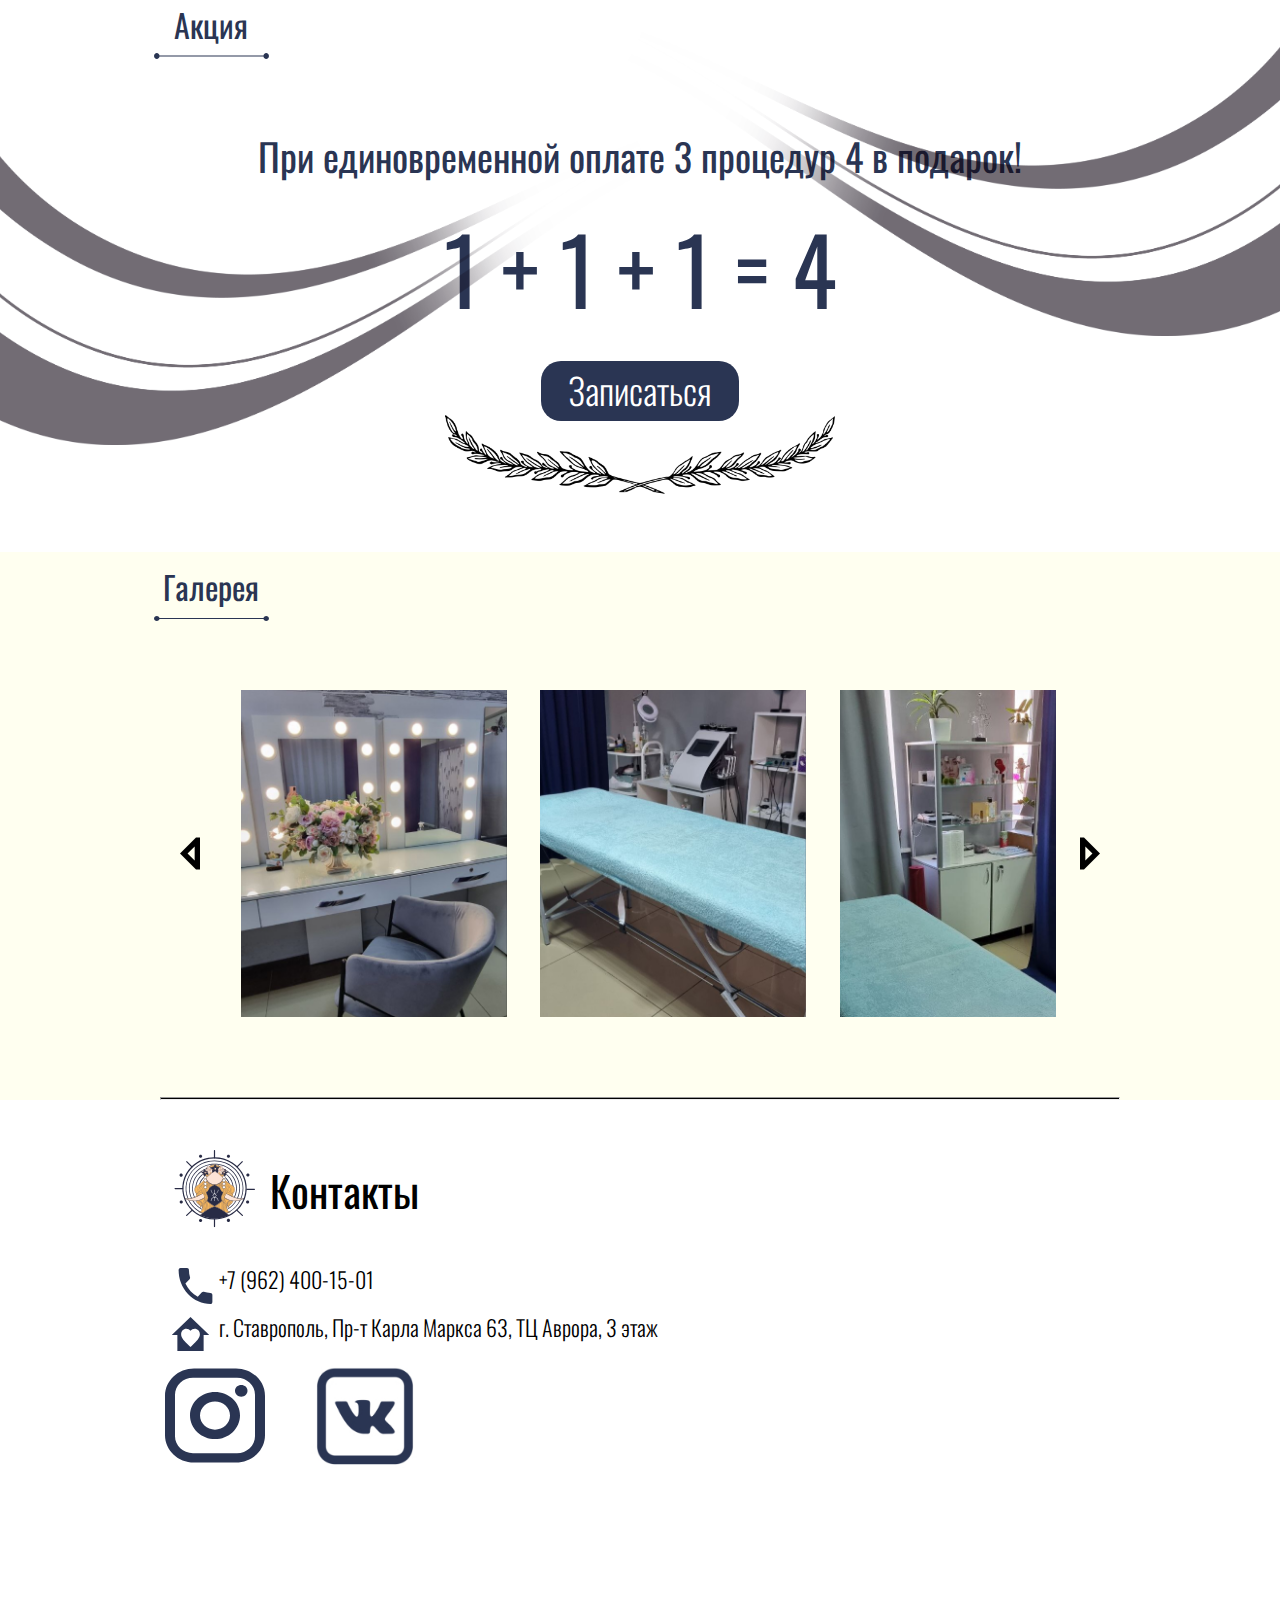
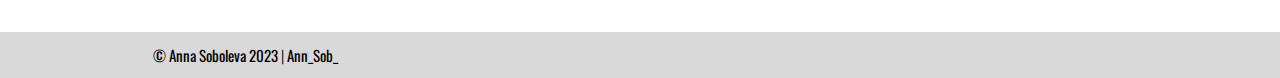
<file: index.html>
<!DOCTYPE html>
<html lang="en">

<head>
    <meta charset="UTF-8">
    <meta name="viewport" content="width=device-width, initial-scale=1.0">
    <title>Берегиня</title>
    <link rel="stylesheet" href="./styles/lastParts.css">
</head>

<body>
    <main>
        <section class="promotion">
            <h2 class="section-name">
                Акция
                <img src="./images/Line 14.svg" alt="" class="underlined">
            </h2>
            <img src="./images/pngwing.com (5).png" alt="" class="wings-bg-left-sided">
            <div class="content">
                <h3 class="promotion-text">При единовременной оплате 3 процедур 4 в подарок!</h3>
                <h3 class="promotion-content">1 + 1 + 1 = 4</h3>
                <a href="tel:+79286504170" class="btn">Записаться</a>
                <img src="./images/pngwing.com (2).png" alt="" class="btn-wings">
            </div>
            <img src="./images/pngwing.com (5).png" alt="" class="wings-bg">
        </section>
        <section class="gallery">
            <h2 class="section-name">
                Галерея
                <img src="./images/Line 14.svg" alt="" class="underlined">
            </h2>
            <div class="content-gallery">
                <img src="./images/menu-left-outline.svg" alt="" class="slider-arr" id="decr-btn">
                <div class="slider" id="slider">
                    <div class="slider-line" id="slider-content" style="left: 0">
                        <img src="./images/photo1.jpg" alt="" class="slider-img" id="firstImg">
                        <img src="./images/photo3.jpg" alt="" class="slider-img" id="secondImg">
                        <img src="./images/photo2.jpg" alt="" class="slider-img" id="thirdImg">
                        <img src="./images/photo4.jpg" alt="" class="slider-img" id="forthImg">
                    </div>
                </div>
                <img src="./images/menu-right-outline.svg" alt="" class="slider-arr" id="incr-btn">
            </div>
            <hr class="end-line">
        </section>
        <section class="contacts">
            <div class="row section-contacts small-media">
                <img src="./images/на прозрачном 3.svg" alt="">
                <h2 class="contacts-name">Контакты</h2>
            </div>
            <div class="contacts-info">
                <div class="container-info">
                    <div class="row section-contacts big-media">
                        <img src="./images/на прозрачном 3.svg" alt="">
                        <h2 class="contacts-name">Контакты</h2>
                    </div>
                    <div class="row info">
                        <img src="./images/phone 1.svg" alt="">
                        <h2 class="list-info">+7 (962) 400-15-01</h2>
                    </div>
                    <div class="row info">
                        <img src="./images/home-heart 1.svg" alt="">
                        <h2 class="list-info adress">г. Ставрополь, Пр-т Карла Маркса 63, ТЦ Аврора, 3 этаж</h2>
                    </div>
                    <div class="row">
                        <a href="https://instagram.com/kosmetolog_plazma_stv?igshid=NGExMmI2YTkyZg=="><img
                                src="./images/instagram 1.svg" alt="" class="hypericon"></a>
                        <a href="https://vk.com/id733217111"><img src="./images/Mask group (1).jpg" alt=""
                                class="hypericon"></a>
                    </div>
                </div>
                <aside class="map">
                    <iframe id="map"
                        src="https://www.google.com/maps/embed?pb=!1m18!1m12!1m3!1d838.0298172054843!2d41.983511988660155!3d45.04958309548781!2m3!1f0!2f0!3f0!3m2!1i1024!2i768!4f13.1!3m3!1m2!1s0x40f900e89f8a8b3f%3A0x251bd71a1fdc3bfd!2z0KLQpiDQkNCy0YDQvtGA0LA!5e0!3m2!1sru!2sru!4v1689835793748!5m2!1sru!2sru"
                        width="250" height="200" style="border:0;" allowfullscreen="" loading="lazy"
                        referrerpolicy="no-referrer-when-downgrade"></iframe>
                </aside>
            </div>
        </section>
        <footer class="footer">
            <p class="devs"><a href="https://vk.com/anyuta_2503">© Anna Soboleva 2023 </a>| <a href="https://vk.com/ann_sob">Ann_Sob_</a></p>
        </footer>
    </main>
    <script src="./src/lastParts.js"></script>
</body>

</html>
</file>
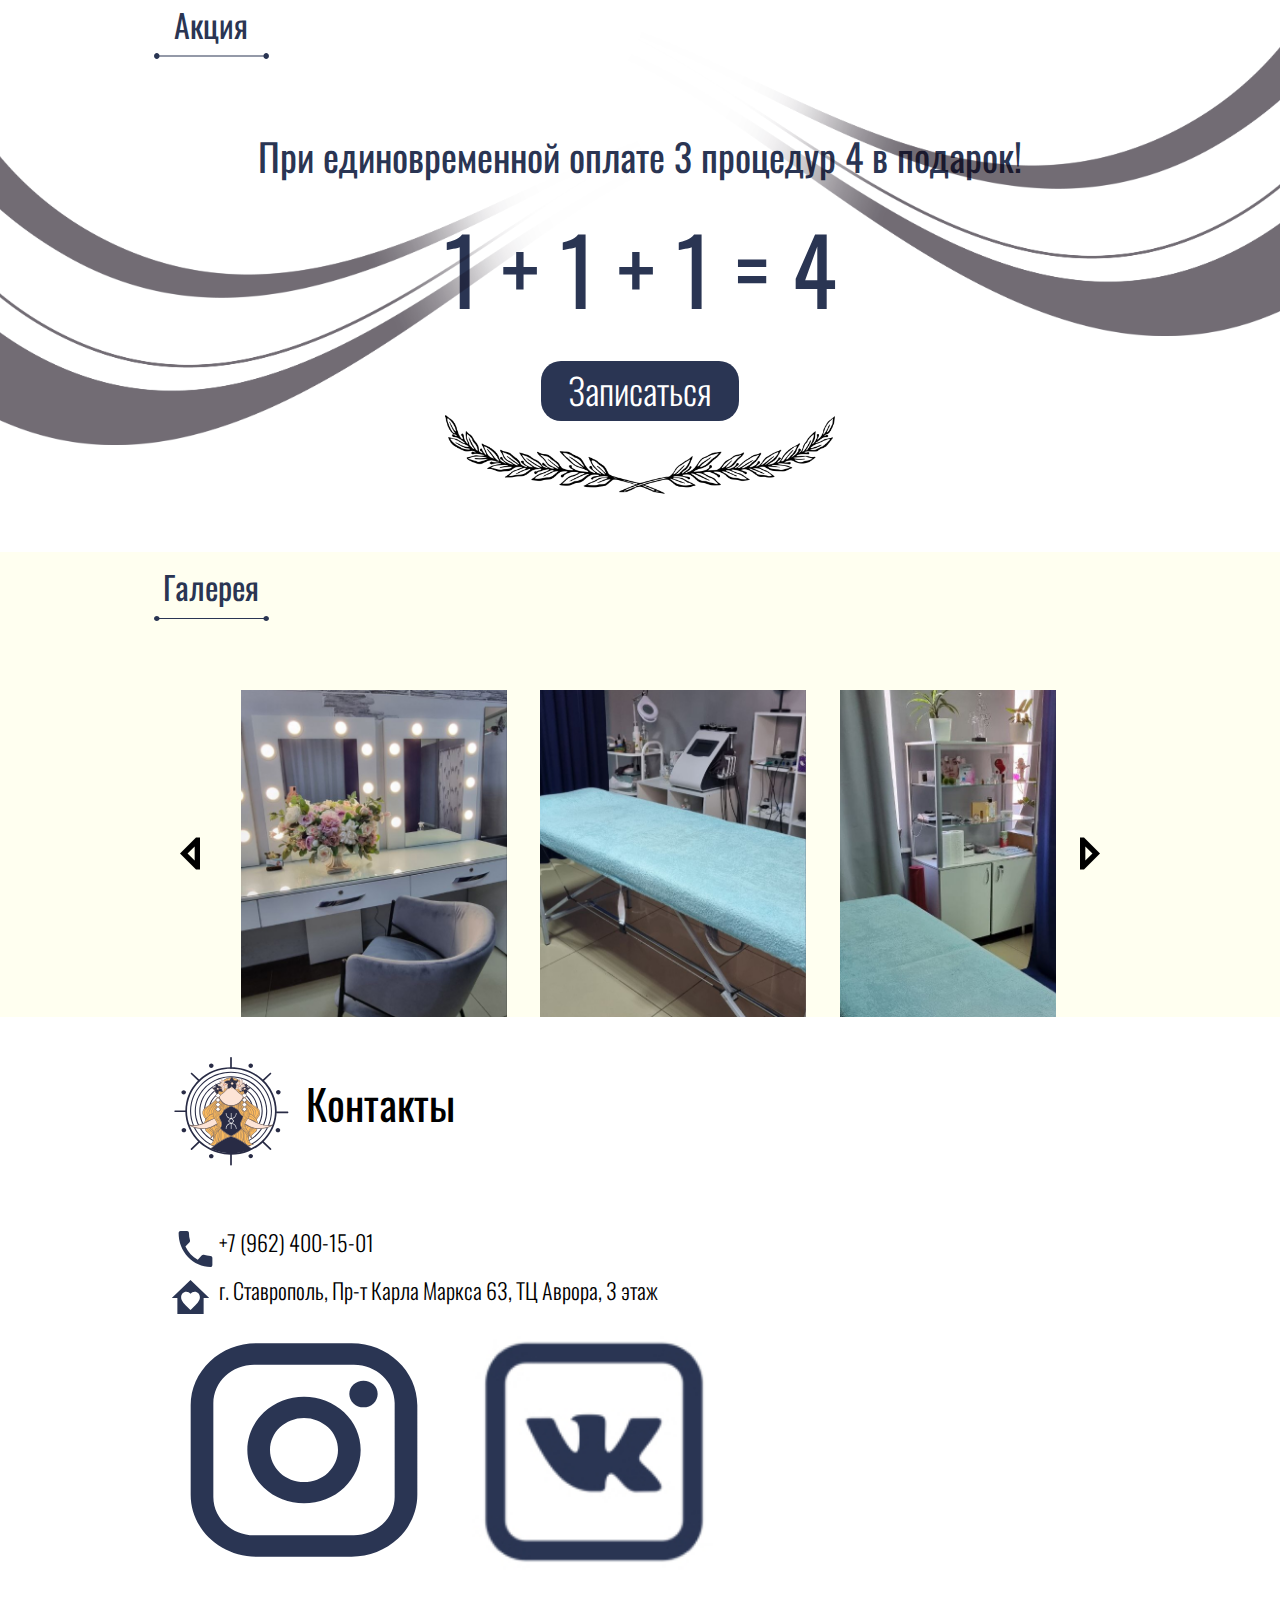
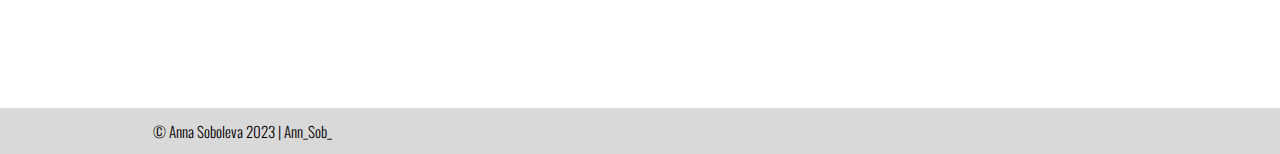
<file: lastParts.html>
<!DOCTYPE html>
<html lang="en">

<head>
    <meta charset="UTF-8">
    <meta name="viewport" content="width=device-width, initial-scale=1.0">
    <title>Берегиня</title>
    <link rel="stylesheet" href="./styles/lastParts.css">
</head>

<body>
    <main>
        <section class="promotion">
            <h2 class="section-name">
                Акция
                <img src="./images/Line 14.svg" alt="" class="underlined">
            </h2>
            <img src="./images/pngwing.com (5).png" alt="" class="wings-bg-left-sided">
            <div class="content">
                <h3 class="promotion-text">При единовременной оплате 3 процедур 4 в подарок!</h3>
                <h3 class="promotion-content">1 + 1 + 1 = 4</h3>
                <a href="tel:+79286504170" class="btn">Записаться</a>
                <img src="./images/pngwing.com (2).png" alt="" class="btn-wings">
            </div>
            <img src="./images/pngwing.com (5).png" alt="" class="wings-bg">
        </section>
        <section class="gallery">
            <h2 class="section-name">
                Галерея
                <img src="./images/Line 14.svg" alt="" class="underlined">
            </h2>
            <div class="content-gallery">
                <img src="./images/menu-left-outline.svg" alt="" class="slider-arr" id="decr-btn">
                <div class="slider" id="slider">
                    <img src="./images/photo1.jpg" alt="" class="slider-img" id="firstImg">
                    <img src="./images/photo3.jpg" alt="" class="slider-img" id="secondImg">
                    <img src="./images/photo2.jpg" alt="" class="slider-img" id="thirdImg">
                    <img src="./images/photo4.jpg" alt="" class="slider-img" id="forthImg">
                </div>
                <img src="./images/menu-right-outline.svg" alt="" class="slider-arr" id="incr-btn">
            </div>
        </section>
        <section class="contacts">
            <div class="row">
                <img src="./images/на прозрачном 3.svg" alt="">
                <h2 class="contacts-name">Контакты</h2>
            </div>
            <div class="contacts-info">
                <div class="container-info">
                    <div class="row info">
                        <img src="./images/phone 1.svg" alt="">
                        <h2 class="list-info">+7 (962) 400-15-01</h2>
                    </div>
                    <div class="row info">
                        <img src="./images/home-heart 1.svg" alt="">
                        <h2 class="list-info">г. Ставрополь, Пр-т Карла Маркса 63, ТЦ Аврора, 3 этаж</h2>
                    </div>
                    <div class="row">
                        <img src="./images/instagram 1.svg" alt="" class="hypericon">
                        <img src="./images/Mask group (1).jpg" alt="" class="hypericon">
                    </div>
                </div>
                <aside class="map">
                    <iframe
                        id="map"
                        src="https://www.google.com/maps/embed?pb=!1m18!1m12!1m3!1d838.0298172054843!2d41.983511988660155!3d45.04958309548781!2m3!1f0!2f0!3f0!3m2!1i1024!2i768!4f13.1!3m3!1m2!1s0x40f900e89f8a8b3f%3A0x251bd71a1fdc3bfd!2z0KLQpiDQkNCy0YDQvtGA0LA!5e0!3m2!1sru!2sru!4v1689835793748!5m2!1sru!2sru"
                        width="250" height="200" style="border:0;" allowfullscreen="" loading="lazy"
                        referrerpolicy="no-referrer-when-downgrade"></iframe>
                </aside>
            </div>
        </section>
        <footer class="footer">
            <p class="devs">© Anna Soboleva 2023 | Ann_Sob_</p>
        </footer>
    </main>
    <script src="./src/lastParts.js"></script>
</body>

</html>
</file>
<file: styles/lastParts.css>
* {
    margin: 0;
    padding: 0;
    outline: none;
    box-sizing: border-box;
    font-family: 'Oswald-Regular';
    font-weight: 500;
}

@font-face {
    font-family: "Oswald-Bold";
    src: url('../fonts/Oswald-Bold.ttf');
    font-weight: bold;
}

@font-face {
    font-family: "Oswald-Regular";
    src: url(../fonts/Oswald-Regular.ttf);
    font-weight: 400;
}

@font-face {
    font-family: "Oswald-Light";
    src: url(../fonts/Oswald-Light.ttf);
    font-weight: lighter;
}

.section-name {
    width: 9%;
    color: #2A3553;
    margin-left: 12%;
    margin-top: 15px;
    text-align: center;
    line-height: 20px;
    font-size: 32px;
}

.content {
    flex-direction: column;
    align-items: center;
}

.content,
.content-gallery {
    display: flex;
    margin-top: 69px;
    color: #2A3553;
}

.content-gallery {
    justify-content: center;
}

.promotion-text {
    font-size: 38px;
}

.promotion-content {
    margin-top: 15px;
    font-size: 92px;
}

.btn {
    margin-top: 25px;
    font-size: 36px;
    font-family: 'Oswald-Light';
    color: white;
    background-color: #2A3553;
    border-radius: 20px;
    padding: 2px 27px 5px;
    z-index: 2;
    text-decoration: none;
}

.btn:hover {
    cursor: pointer;
    transform: translateY(2px);
    background-color: #4b4545;
}

.btn-wings {
    margin-top: -5%;
    width: 30.5%;
}

.promotion {
    position: relative;
}

.wings-bg,
.wings-bg-left-sided {
    width: 51%;
    position: absolute;
    filter: brightness(15%);
}

.wings-bg {
    top: 3%;
    right: 0;
}

.wings-bg-left-sided {
    bottom: 20%;
    left: 0;
    transform: scale(-1, 1);
}

.underlined {
    width: 100%;
}

.gallery {
    background-color: #FFFFF0;
    padding-top: 10px;
    display: flex;
    flex-direction: column;
}

.slider-img {
    width: 32%;
    margin: 0 2%;
}

.slider-arr {
    width: 5%;
    cursor: pointer;
}

.slider-arr:hover {
    transform: translateY(2px);
}

.slider {
    position: relative;
    width: 65%;
    display: flex;
    left: 0;
    overflow: hidden;
}

.slider-line {
    transition: 1s ease-in-out all;
    display: flex;
    position: relative;
}

.slider::-webkit-scrollbar {
    display: none;
}

.row {
    display: flex;
    flex-direction: row;
    align-items: flex-start;
}

.contacts-name {
    padding-top: 1.5%;
    margin-left: -1.5%;
    font-size: 42px;
}

.contacts {
    padding: 0 11%;
    display: flex;
    flex-direction: column;
    justify-content: space-between;
    padding-top: 40px;
    padding-bottom: 40px;
}

.list-info {
    padding-left: 1%;
    font-family: 'Oswald-Light';
    font-size: 32px;
    padding-bottom: 1%;
    white-space: nowrap;
}

.info {
    margin-left: 3%;
}

.hypericon {
    margin-left: 3%;
    cursor: pointer;
    width: 80%;
}

.hypericon:hover {
    transform: translateY(4px);
}

.footer {
    padding: 0 11%;
    background-color: #D9D9D9;
    width: 100%;
}

.small-media {
    display: none;
}

.devs {
    font-size: 15px;
    color: #000000;
    padding: 12px;
    font-family: 'Oswald-Light';
}

.devs a {
    text-decoration: none;
    color: #000000;
}

.map {
    width: 36%;
    margin-bottom: 20px;
    margin-left: 4%;
}

.map-field {
    width: 10px;
}

section {
    width: 100%;
}

.contacts-info {
    display: flex;
    flex-direction: row;
    width: 100%;
}

.container-info {
    flex: 1 1 20%;
    padding: 10px;
}

.end-line {
    align-self: center;
    width: 75%;
    height: 3px;
    background-color: black;
    margin-top: 80px;
}

.section-contacts img {
    width: 22%;
}

@media (width < 1500px) {
    .list-info {
        font-size: 22px;
    }
}

@media (width < 1000px) {

    .section-name {
        font-size: 24px;
    }

    .contacts-info {
        flex-direction: column-reverse;
    }

    .small-media {
        display: flex;
    }

    .big-media {
        display: none;
    }

    .list-info {
        font-size: 32px;
        white-space: normal;
    }

    .promotion-text {
        font-size: 36px;
        text-align: center;
    }

    .btn-wings {
        margin-top: -4%;
        width: 40%;
    }

    .btn {
        font-size: 36px;
    }
}

@media (width < 500px) {
    .contacts-name {
        font-size: 36px;
    }

    .list-info {
        font-size: 22px;
    }

    .underlined {
        width: 180%;
    }

    .btn-wings {
        width: 54%;
    }

    .btn {
        font-size: 32px;
    }
}

@media (width < 650px) {

    .section-contacts img {
        width: 40%;
    }

    .promotion-text {
        font-size: 28px;
    }

    .promotion-content {
        font-size: 72px;
    }

    .section-name {
        font-size: 18px;
    }
}

@media (width < 350px) {

    .promotion-content {
        font-size: 52px;
    }

    .btn-wings {
        width: 74%;
    }
}
</file>
